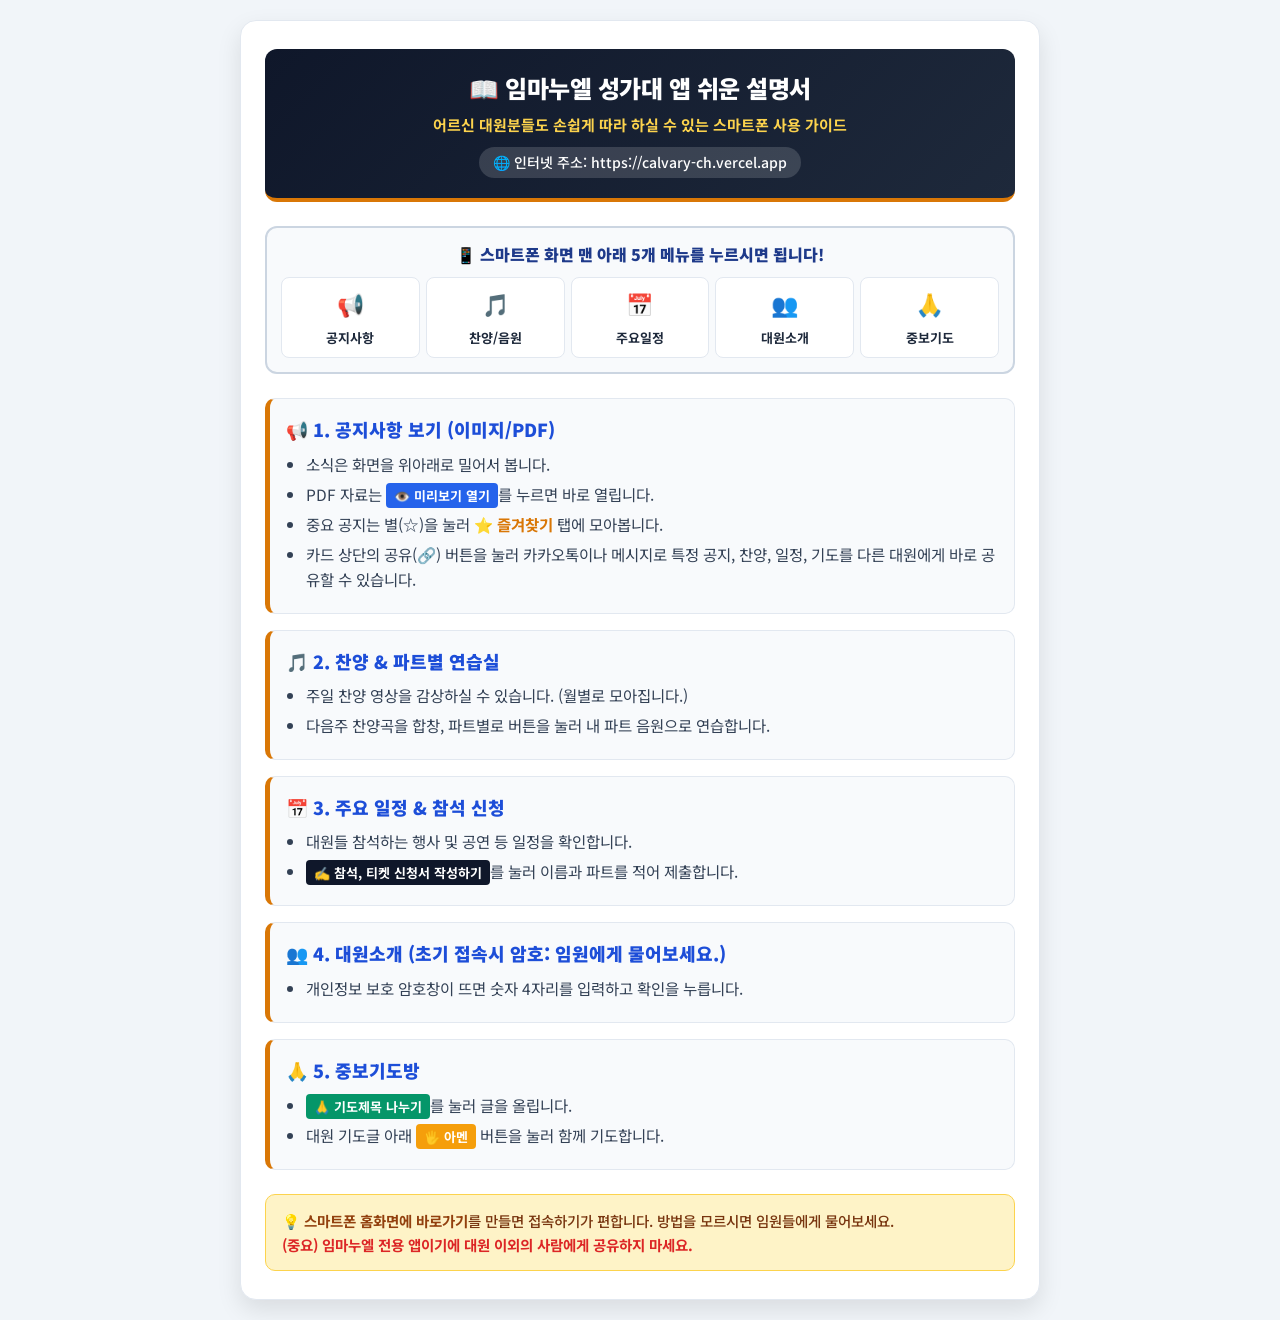
<file: user_manual.html>
<!DOCTYPE html>
<html lang="ko">
<head>
  <meta charset="UTF-8">
  <meta name="viewport" content="width=device-width, initial-scale=1.0">
  <title>갈보리교회 임마누엘 성가대 앱 사용 설명서</title>
  <style>
    @import url('https://fonts.googleapis.com/css2?family=Noto+Sans+KR:wght@400;500;700;900&display=swap');

    * {
      box-sizing: border-box;
      margin: 0;
      padding: 0;
    }

    body {
      font-family: 'Noto Sans KR', sans-serif;
      background-color: #F1F5F9;
      color: #0F172A;
      line-height: 1.6;
      padding: 20px;
      display: flex;
      justify-content: center;
    }

    .manual-card {
      background: #FFFFFF;
      width: 100%;
      max-width: 800px;
      border-radius: 16px;
      box-shadow: 0 10px 25px rgba(0,0,0,0.1);
      padding: 28px 24px;
      border: 1px solid #E2E8F0;
    }

    /* 헤더 타이틀 */
    .header-box {
      background: linear-gradient(135deg, #0F172A 0%, #1E293B 100%);
      color: #FFFFFF;
      border-radius: 12px;
      padding: 20px;
      text-align: center;
      margin-bottom: 24px;
      border-bottom: 4px solid #D97706;
    }

    .header-box h1 {
      font-size: 24px;
      font-weight: 900;
      letter-spacing: -0.5px;
      margin-bottom: 6px;
    }

    .header-box p {
      font-size: 15px;
      color: #FCD34D;
      font-weight: 700;
    }

    .url-badge {
      display: inline-block;
      margin-top: 10px;
      background: rgba(255,255,255,0.15);
      padding: 4px 14px;
      border-radius: 20px;
      font-size: 14px;
      font-weight: 500;
      color: #FFFFFF;
    }

    /* 하단 메뉴 가이드 바 */
    .nav-guide-box {
      background: #F8FAFC;
      border: 2px solid #CBD5E1;
      border-radius: 12px;
      padding: 14px;
      margin-bottom: 24px;
    }

    .nav-guide-title {
      font-size: 16px;
      font-weight: 900;
      color: #1E3A8A;
      text-align: center;
      margin-bottom: 10px;
    }

    .nav-grid {
      display: grid;
      grid-template-columns: repeat(5, 1fr);
      gap: 6px;
      text-align: center;
    }

    .nav-item {
      background: #FFFFFF;
      border: 1px solid #E2E8F0;
      border-radius: 8px;
      padding: 8px 4px;
    }

    .nav-item .icon {
      font-size: 22px;
      display: block;
      margin-bottom: 2px;
    }

    .nav-item .label {
      font-size: 13px;
      font-weight: 700;
      color: #1E293B;
    }

    /* 기능별 설명 세션 */
    .section-grid {
      display: flex;
      flex-direction: column;
      gap: 16px;
    }

    .feature-row {
      background: #F8FAFC;
      border: 1px solid #E2E8F0;
      border-left: 5px solid #D97706;
      border-radius: 10px;
      padding: 16px;
    }

    .feature-title {
      font-size: 18px;
      font-weight: 900;
      color: #1D4ED8;
      display: flex;
      align-items: center;
      gap: 8px;
      margin-bottom: 8px;
    }

    .feature-desc {
      font-size: 15.5px;
      color: #334155;
      line-height: 1.65;
    }

    .feature-desc li {
      margin-left: 20px;
      margin-bottom: 4px;
    }

    .badge-btn {
      display: inline-block;
      background: #2563EB;
      color: #FFFFFF;
      padding: 2px 8px;
      border-radius: 4px;
      font-size: 13px;
      font-weight: 700;
    }

    .badge-part {
      display: inline-block;
      padding: 2px 6px;
      border-radius: 4px;
      font-size: 12px;
      font-weight: 800;
      color: #fff;
    }
    .badge-s { background: #EC4899; }
    .badge-a { background: #8B5CF6; }
    .badge-t { background: #3B82F6; }
    .badge-b { background: #10B981; }

    /* 하단 팁 바 */
    .footer-tip {
      margin-top: 24px;
      background: #FEF3C7;
      border: 1px solid #FCD34D;
      border-radius: 10px;
      padding: 14px 16px;
      font-size: 14.5px;
      color: #78350F;
      font-weight: 500;
    }

    .footer-tip strong {
      color: #92400E;
    }

    @media print {
      body { background: white; padding: 0; }
      .manual-card { box-shadow: none; border: none; padding: 0; }
    }
  </style>
</head>
<body>

  <div class="manual-card">
    
    <!-- 1. 헤더 타이틀 -->
    <div class="header-box">
      <h1>📖 임마누엘 성가대 앱 쉬운 설명서</h1>
      <p>어르신 대원분들도 손쉽게 따라 하실 수 있는 스마트폰 사용 가이드</p>
      <div class="url-badge">🌐 인터넷 주소: https://calvary-ch.vercel.app</div>
    </div>

    <!-- 2. 하단 5개 메뉴 가이드 -->
    <div class="nav-guide-box">
      <div class="nav-guide-title">📱 스마트폰 화면 맨 아래 5개 메뉴를 누르시면 됩니다!</div>
      <div class="nav-grid">
        <div class="nav-item">
          <span class="icon">📢</span>
          <span class="label">공지사항</span>
        </div>
        <div class="nav-item">
          <span class="icon">🎵</span>
          <span class="label">찬양/음원</span>
        </div>
        <div class="nav-item">
          <span class="icon">📅</span>
          <span class="label">주요일정</span>
        </div>
        <div class="nav-item">
          <span class="icon">👥</span>
          <span class="label">대원소개</span>
        </div>
        <div class="nav-item">
          <span class="icon">🙏</span>
          <span class="label">중보기도</span>
        </div>
      </div>
    </div>

    <!-- 3. 주요 기능 5가지 상세 설명 -->
    <div class="section-grid">

      <!-- 📢 1. 공지사항 -->
      <div class="feature-row">
        <div class="feature-title">
          <span>📢 1. 공지사항 보기 (이미지/PDF)</span>
        </div>
        <ul class="feature-desc">
          <li>소식은 화면을 위아래로 밀어서 봅니다.</li>
          <li>PDF 자료는 <span class="badge-btn">👁️ 미리보기 열기</span>를 누르면 바로 열립니다.</li>
          <li>중요 공지는 별(☆)을 눌러 <strong style="color:#D97706;">⭐ 즐겨찾기</strong> 탭에 모아봅니다.</li>
          <li>카드 상단의 공유(🔗) 버튼을 눌러 카카오톡이나 메시지로 특정 공지, 찬양, 일정, 기도를 다른 대원에게 바로 공유할 수 있습니다.</li>
        </ul>
      </div>

      <!-- 🎵 2. 찬양/음원 -->
      <div class="feature-row">
        <div class="feature-title">
          <span>🎵 2. 찬양 & 파트별 연습실</span>
        </div>
        <ul class="feature-desc">
          <li>주일 찬양 영상을 감상하실 수 있습니다. (월별로 모아집니다.)</li>
          <li>다음주 찬양곡을 합창, 파트별로 버튼을 눌러 내 파트 음원으로 연습합니다.</li>
        </ul>
      </div>

      <!-- 📅 3. 주요일정 -->
      <div class="feature-row">
        <div class="feature-title">
          <span>📅 3. 주요 일정 & 참석 신청</span>
        </div>
        <ul class="feature-desc">
          <li>대원들 참석하는 행사 및 공연 등 일정을 확인합니다.</li>
          <li><span class="badge-btn" style="background:#0F172A;">✍️ 참석, 티켓 신청서 작성하기</span>를 눌러 이름과 파트를 적어 제출합니다.</li>
        </ul>
      </div>

      <!-- 👥 4. 대원소개 -->
      <div class="feature-row">
        <div class="feature-title">
          <span>👥 4. 대원소개 (초기 접속시 암호: 임원에게 물어보세요.)</span>
        </div>
        <ul class="feature-desc">
          <li>개인정보 보호 암호창이 뜨면 숫자 4자리를 입력하고 확인을 누릅니다.</li>
        </ul>
      </div>

      <!-- 🙏 5. 중보기도방 -->
      <div class="feature-row">
        <div class="feature-title">
          <span>🙏 5. 중보기도방</span>
        </div>
        <ul class="feature-desc">
          <li><span class="badge-btn" style="background:#059669;">🙏 기도제목 나누기</span>를 눌러 글을 올립니다.</li>
          <li>대원 기도글 아래 <span class="badge-btn" style="background:#F59E0B;">🖐️ 아멘</span> 버튼을 눌러 함께 기도합니다.</li>
        </ul>
      </div>

    </div>

    <!-- 4. 하단 꿀팁 -->
    <div class="footer-tip">
      💡 <strong>스마트폰 홈화면에 바로가기</strong>를 만들면 접속하기가 편합니다. 방법을 모르시면 임원들에게 물어보세요.<br>
      <strong style="color:#DC2626;">(중요) 임마누엘 전용 앱이기에 대원 이외의 사람에게 공유하지 마세요.</strong>
    </div>

  </div>

</body>
</html>
</file>
